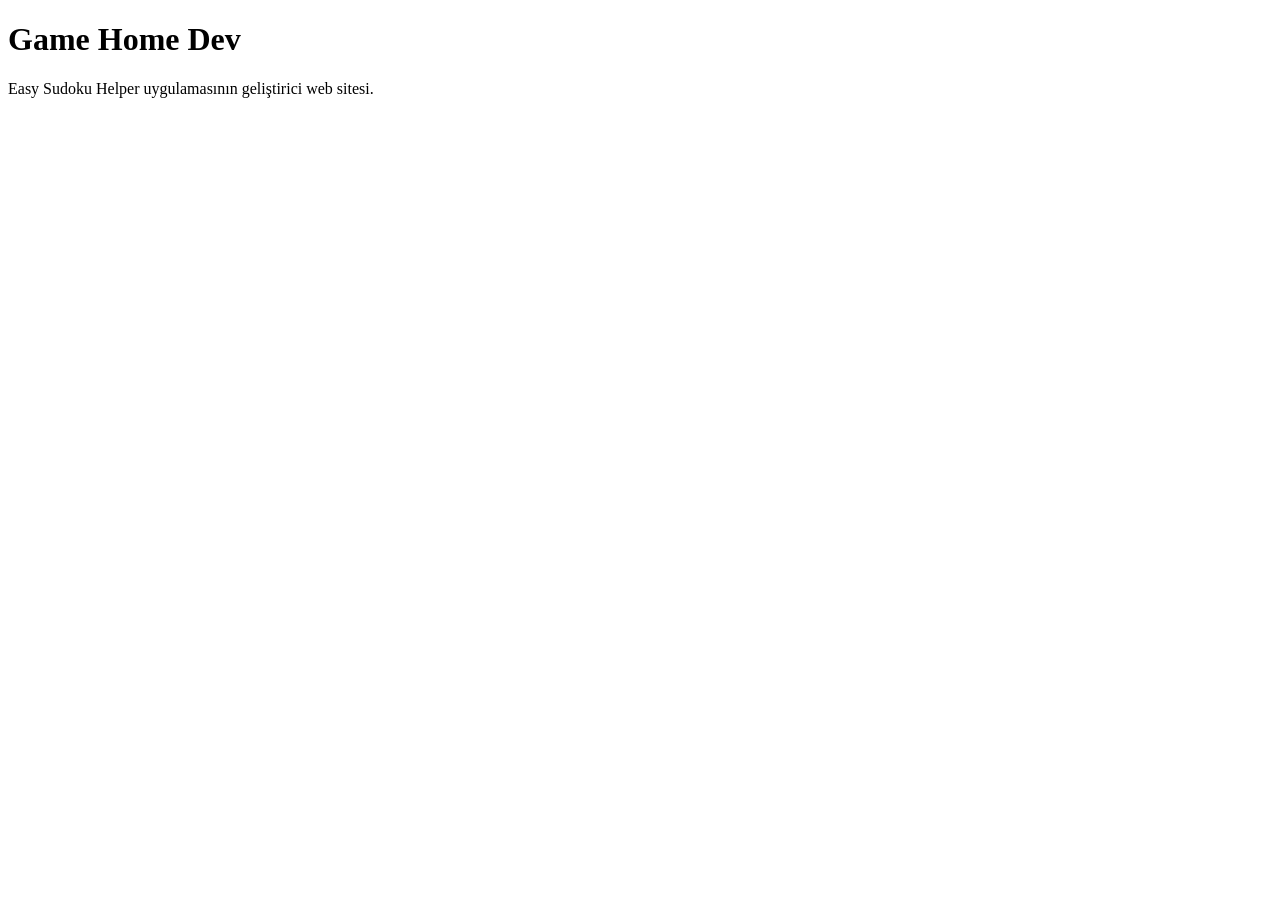
<file: index.html>
<!doctype html>
<html lang="tr">
<head>
  <meta charset="utf-8">
  <title>Game Home Dev</title>
</head>
<body>
  <h1>Game Home Dev</h1>
  <p>Easy Sudoku Helper uygulamasının geliştirici web sitesi.</p>
</body>
</html>
</file>
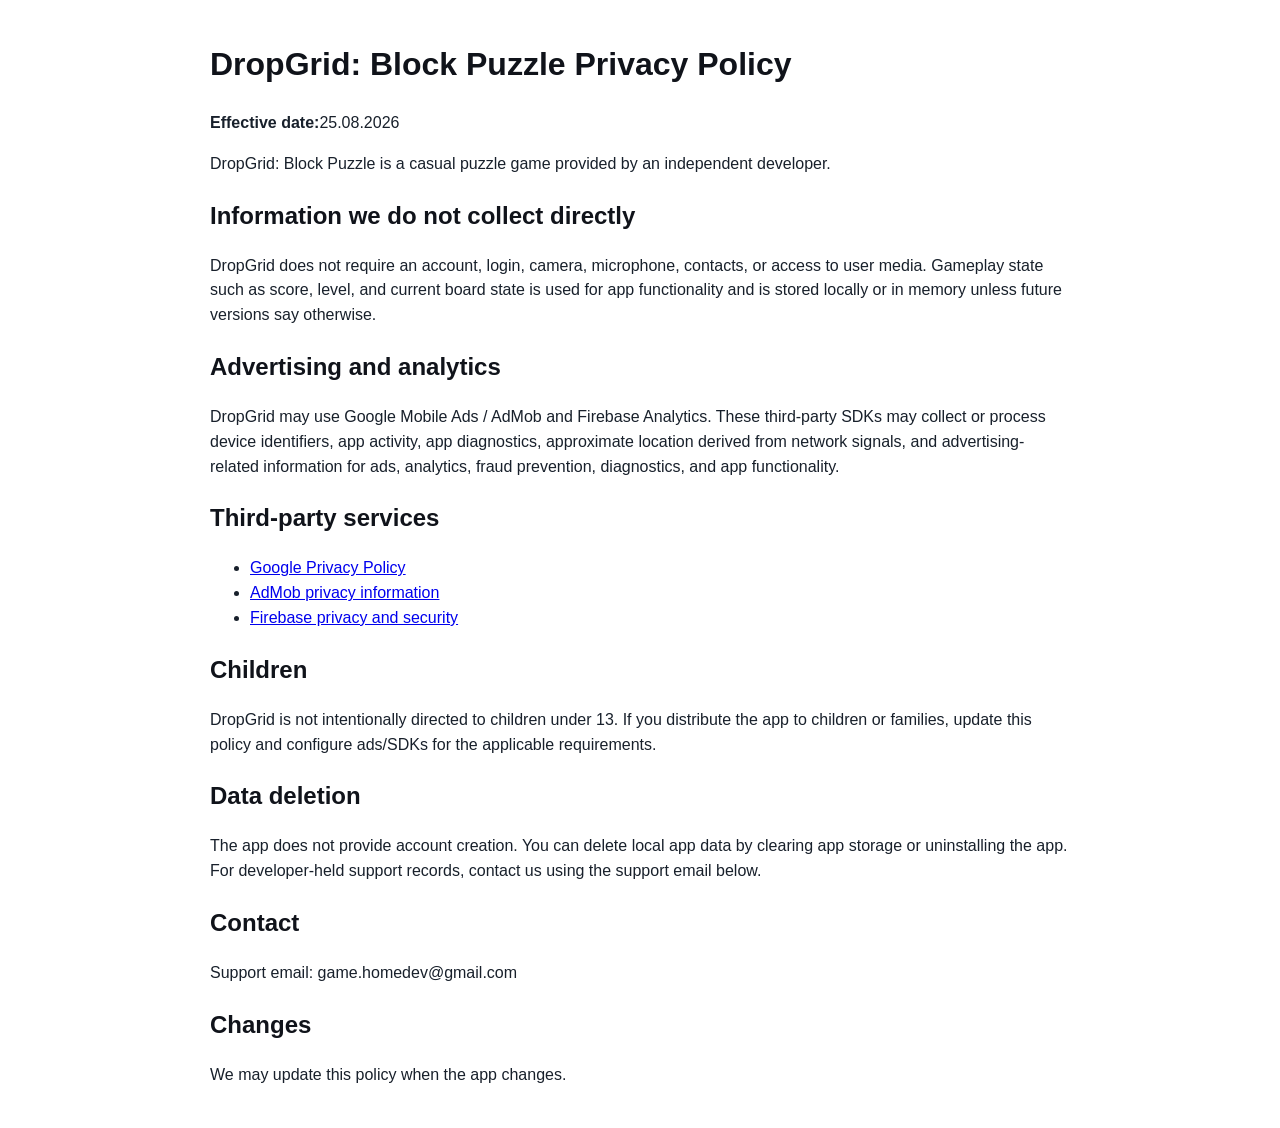
<file: blockgame-privacy-policy.html>
<!doctype html>
<html lang="en">
<head>
    <meta charset="utf-8">
    <meta name="viewport" content="width=device-width, initial-scale=1">
    <title>DropGrid: Block Puzzle Privacy Policy</title>
    <style>
        body{font-family:Arial,sans-serif;line-height:1.55;max-width:860px;margin:40px auto;padding:0 20px;color:#18202b}h1,h2{color:#10131a}
    </style>
</head>
<body><h1>DropGrid: Block Puzzle Privacy Policy</h1>
<p><strong>Effective date:</strong>25.08.2026</p>
<p>DropGrid: Block Puzzle is a casual puzzle game provided by an independent developer.</p>
<h2>Information we do not collect directly</h2>
<p>DropGrid does not require an account, login, camera, microphone, contacts, or access to user
    media. Gameplay state such as score, level, and current board state is used for app
    functionality and is stored locally or in memory unless future versions say otherwise.</p>
<h2>Advertising and analytics</h2>
<p>DropGrid may use Google Mobile Ads / AdMob and Firebase Analytics. These third-party SDKs may
    collect or process device identifiers, app activity, app diagnostics, approximate location
    derived from network signals, and advertising-related information for ads, analytics, fraud
    prevention, diagnostics, and app functionality.</p>
<h2>Third-party services</h2>
<ul>
    <li><a href="https://policies.google.com/privacy">Google Privacy Policy</a></li>
    <li><a href="https://support.google.com/admob/answer/6128543">AdMob privacy information</a></li>
    <li><a href="https://firebase.google.com/support/privacy">Firebase privacy and security</a></li>
</ul>
<h2>Children</h2>
<p>DropGrid is not intentionally directed to children under 13. If you distribute the app to
    children or families, update this policy and configure ads/SDKs for the applicable
    requirements.</p>
<h2>Data deletion</h2>
<p>The app does not provide account creation. You can delete local app data by clearing app storage
    or uninstalling the app. For developer-held support records, contact us using the support email
    below.</p>
<h2>Contact</h2>
<p>Support email: game.homedev@gmail.com</p>
<h2>Changes</h2>
<p>We may update this policy when the app changes.</p></body>
</html>
</file>
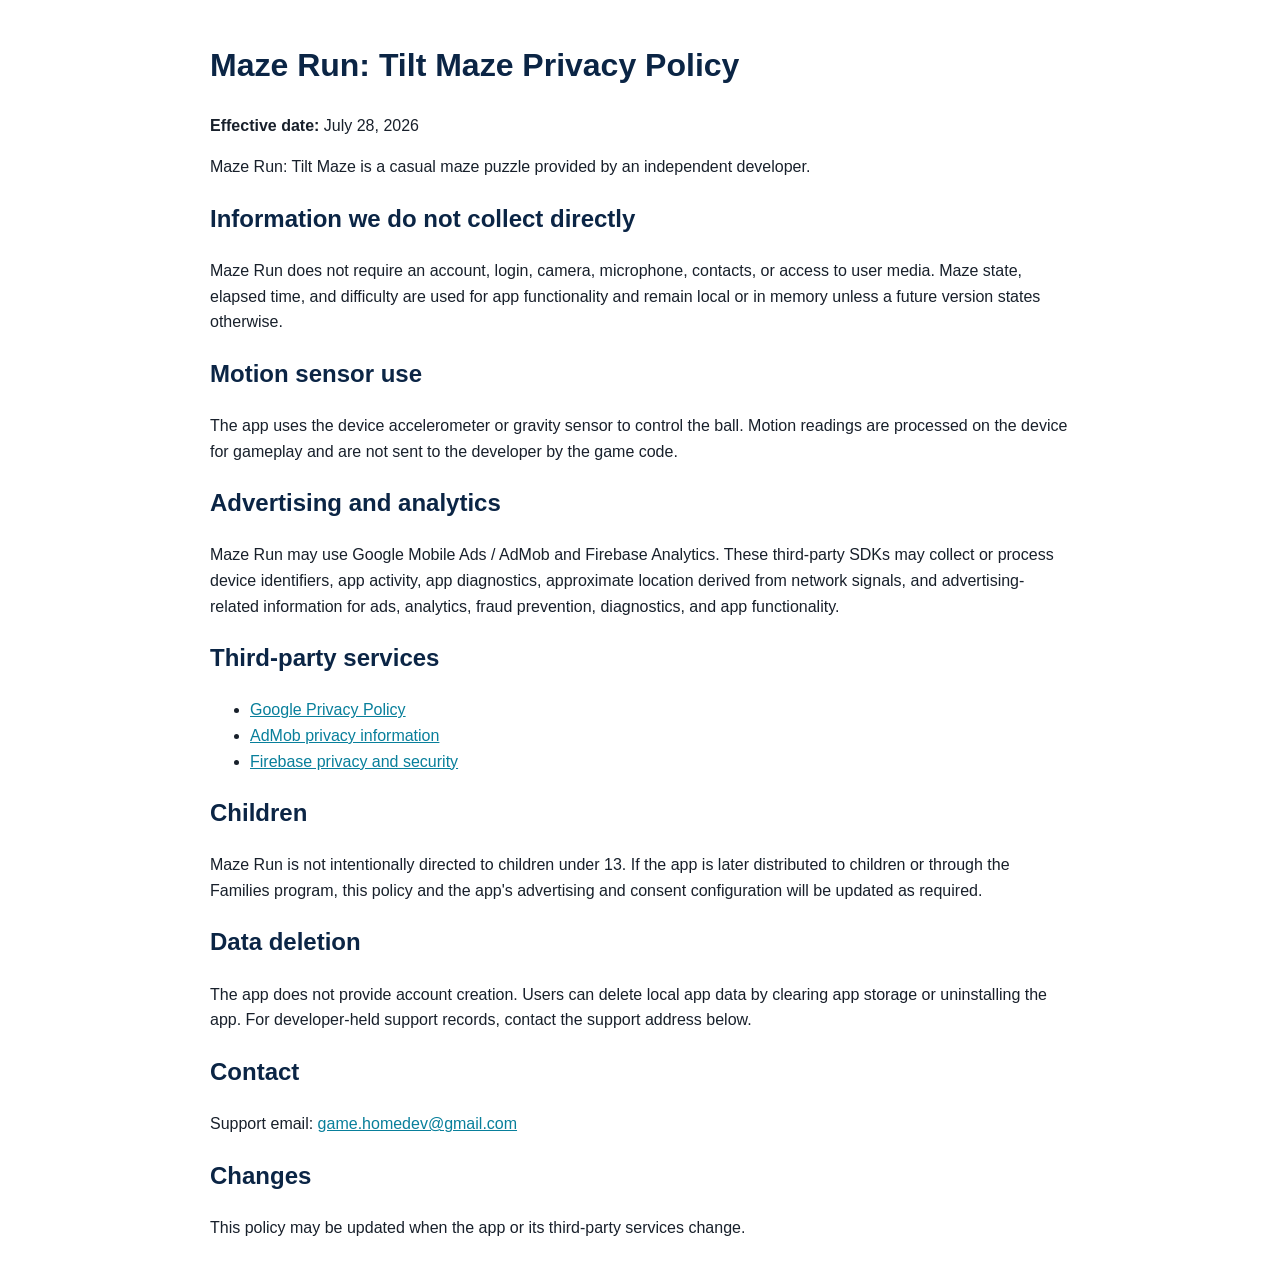
<file: mazegame-privacy-policy.html>
<!doctype html>
<html lang="en">
<head>
    <meta charset="utf-8">
    <meta content="width=device-width, initial-scale=1" name="viewport">
    <title>Maze Run: Tilt Maze Privacy Policy</title>
    <style>
        body{font-family:Arial,sans-serif;line-height:1.6;max-width:860px;margin:40px auto;padding:0 20px;color:#18202b}h1,h2{color:#0b2545}a{color:#087f9b}
    </style>
</head>
<body>
<h1>Maze Run: Tilt Maze Privacy Policy</h1>
<p><strong>Effective date:</strong> July 28, 2026</p>
<p>Maze Run: Tilt Maze is a casual maze puzzle provided by an independent developer.</p>

<h2>Information we do not collect directly</h2>
<p>Maze Run does not require an account, login, camera, microphone, contacts, or access to user media. Maze state, elapsed time, and difficulty are used for app functionality and remain local or in memory unless a future version states otherwise.</p>

<h2>Motion sensor use</h2>
<p>The app uses the device accelerometer or gravity sensor to control the ball. Motion readings are processed on the device for gameplay and are not sent to the developer by the game code.</p>

<h2>Advertising and analytics</h2>
<p>Maze Run may use Google Mobile Ads / AdMob and Firebase Analytics. These third-party SDKs may collect or process device identifiers, app activity, app diagnostics, approximate location derived from network signals, and advertising-related information for ads, analytics, fraud prevention, diagnostics, and app functionality.</p>

<h2>Third-party services</h2>
<ul>
    <li><a href="https://policies.google.com/privacy">Google Privacy Policy</a></li>
    <li><a href="https://support.google.com/admob/answer/6128543">AdMob privacy information</a></li>
    <li><a href="https://firebase.google.com/support/privacy">Firebase privacy and security</a></li>
</ul>

<h2>Children</h2>
<p>Maze Run is not intentionally directed to children under 13. If the app is later distributed to children or through the Families program, this policy and the app's advertising and consent configuration will be updated as required.</p>

<h2>Data deletion</h2>
<p>The app does not provide account creation. Users can delete local app data by clearing app storage or uninstalling the app. For developer-held support records, contact the support address below.</p>

<h2>Contact</h2>
<p>Support email: <a href="mailto:game.homedev@gmail.com">game.homedev@gmail.com</a></p>

<h2>Changes</h2>
<p>This policy may be updated when the app or its third-party services change.</p>
</body>
</html>
</file>
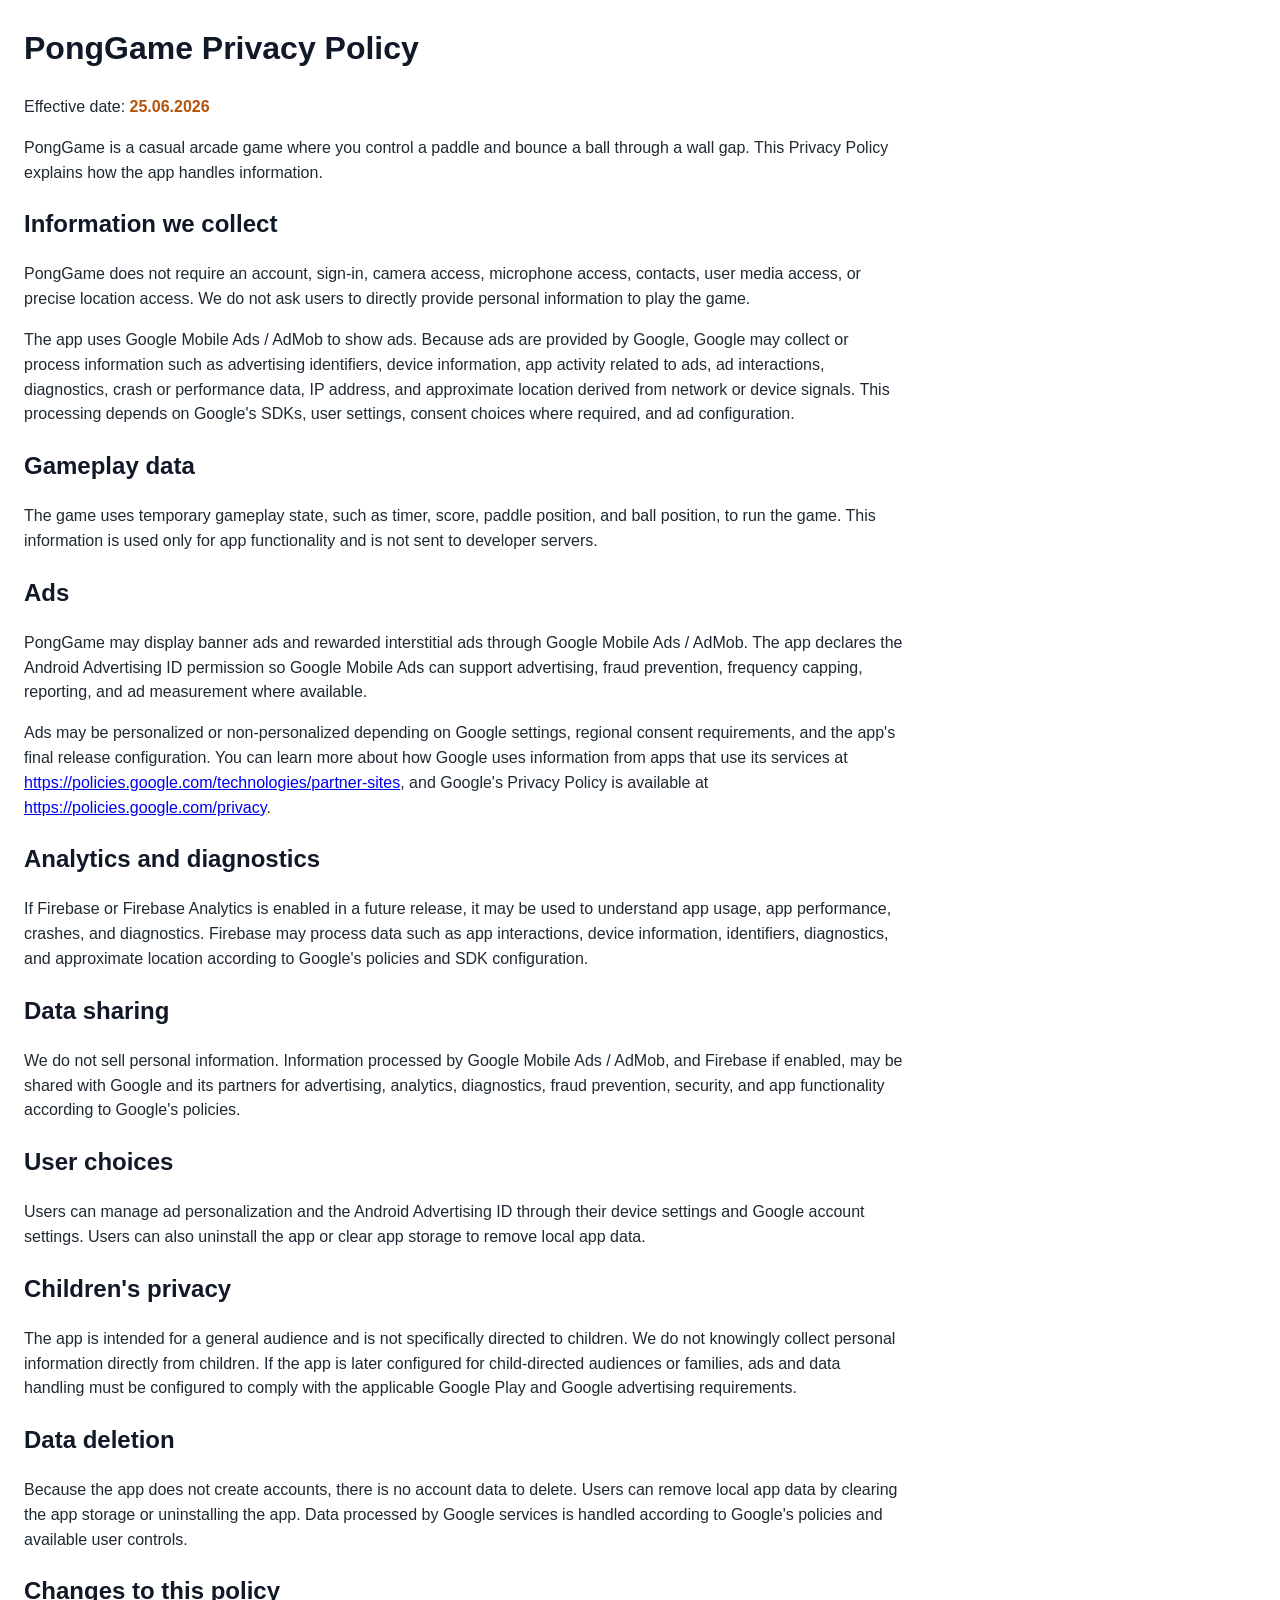
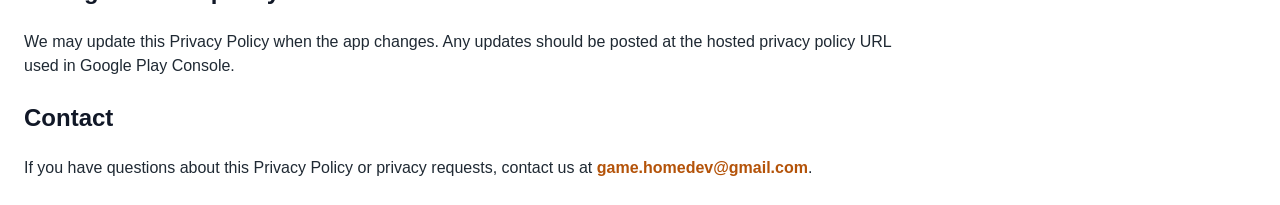
<file: ponggame-privacy-policy.html>
<!doctype html>
<html lang="en">
<head>
  <meta charset="utf-8">
  <meta name="viewport" content="width=device-width, initial-scale=1">
  <title>PongGame Privacy Policy</title>
  <style>
    body { font-family: Arial, sans-serif; line-height: 1.55; margin: 24px; max-width: 880px; color: #1f2933; }
    h1, h2 { color: #111827; }
    .placeholder { color: #b45309; font-weight: bold; }
  </style>
</head>
<body>
  <h1>PongGame Privacy Policy</h1>

  <p>Effective date: <span class="placeholder">25.06.2026</span></p>

  <p>PongGame is a casual arcade game where you control a paddle and bounce a ball through a wall gap. This Privacy Policy explains how the app handles information.</p>

  <h2>Information we collect</h2>
  <p>PongGame does not require an account, sign-in, camera access, microphone access, contacts, user media access, or precise location access. We do not ask users to directly provide personal information to play the game.</p>
  <p>The app uses Google Mobile Ads / AdMob to show ads. Because ads are provided by Google, Google may collect or process information such as advertising identifiers, device information, app activity related to ads, ad interactions, diagnostics, crash or performance data, IP address, and approximate location derived from network or device signals. This processing depends on Google's SDKs, user settings, consent choices where required, and ad configuration.</p>

  <h2>Gameplay data</h2>
  <p>The game uses temporary gameplay state, such as timer, score, paddle position, and ball position, to run the game. This information is used only for app functionality and is not sent to developer servers.</p>

  <h2>Ads</h2>
  <p>PongGame may display banner ads and rewarded interstitial ads through Google Mobile Ads / AdMob. The app declares the Android Advertising ID permission so Google Mobile Ads can support advertising, fraud prevention, frequency capping, reporting, and ad measurement where available.</p>
  <p>Ads may be personalized or non-personalized depending on Google settings, regional consent requirements, and the app's final release configuration. You can learn more about how Google uses information from apps that use its services at <a href="https://policies.google.com/technologies/partner-sites">https://policies.google.com/technologies/partner-sites</a>, and Google's Privacy Policy is available at <a href="https://policies.google.com/privacy">https://policies.google.com/privacy</a>.</p>

  <h2>Analytics and diagnostics</h2>
  <p>If Firebase or Firebase Analytics is enabled in a future release, it may be used to understand app usage, app performance, crashes, and diagnostics. Firebase may process data such as app interactions, device information, identifiers, diagnostics, and approximate location according to Google's policies and SDK configuration.</p>

  <h2>Data sharing</h2>
  <p>We do not sell personal information. Information processed by Google Mobile Ads / AdMob, and Firebase if enabled, may be shared with Google and its partners for advertising, analytics, diagnostics, fraud prevention, security, and app functionality according to Google's policies.</p>

  <h2>User choices</h2>
  <p>Users can manage ad personalization and the Android Advertising ID through their device settings and Google account settings. Users can also uninstall the app or clear app storage to remove local app data.</p>

  <h2>Children's privacy</h2>
  <p>The app is intended for a general audience and is not specifically directed to children. We do not knowingly collect personal information directly from children. If the app is later configured for child-directed audiences or families, ads and data handling must be configured to comply with the applicable Google Play and Google advertising requirements.</p>

  <h2>Data deletion</h2>
  <p>Because the app does not create accounts, there is no account data to delete. Users can remove local app data by clearing the app storage or uninstalling the app. Data processed by Google services is handled according to Google's policies and available user controls.</p>

  <h2>Changes to this policy</h2>
  <p>We may update this Privacy Policy when the app changes. Any updates should be posted at the hosted privacy policy URL used in Google Play Console.</p>

  <h2>Contact</h2>
  <p>If you have questions about this Privacy Policy or privacy requests, contact us at <span class="placeholder">game.homedev@gmail.com</span>.</p>
</body>
</html>
</file>
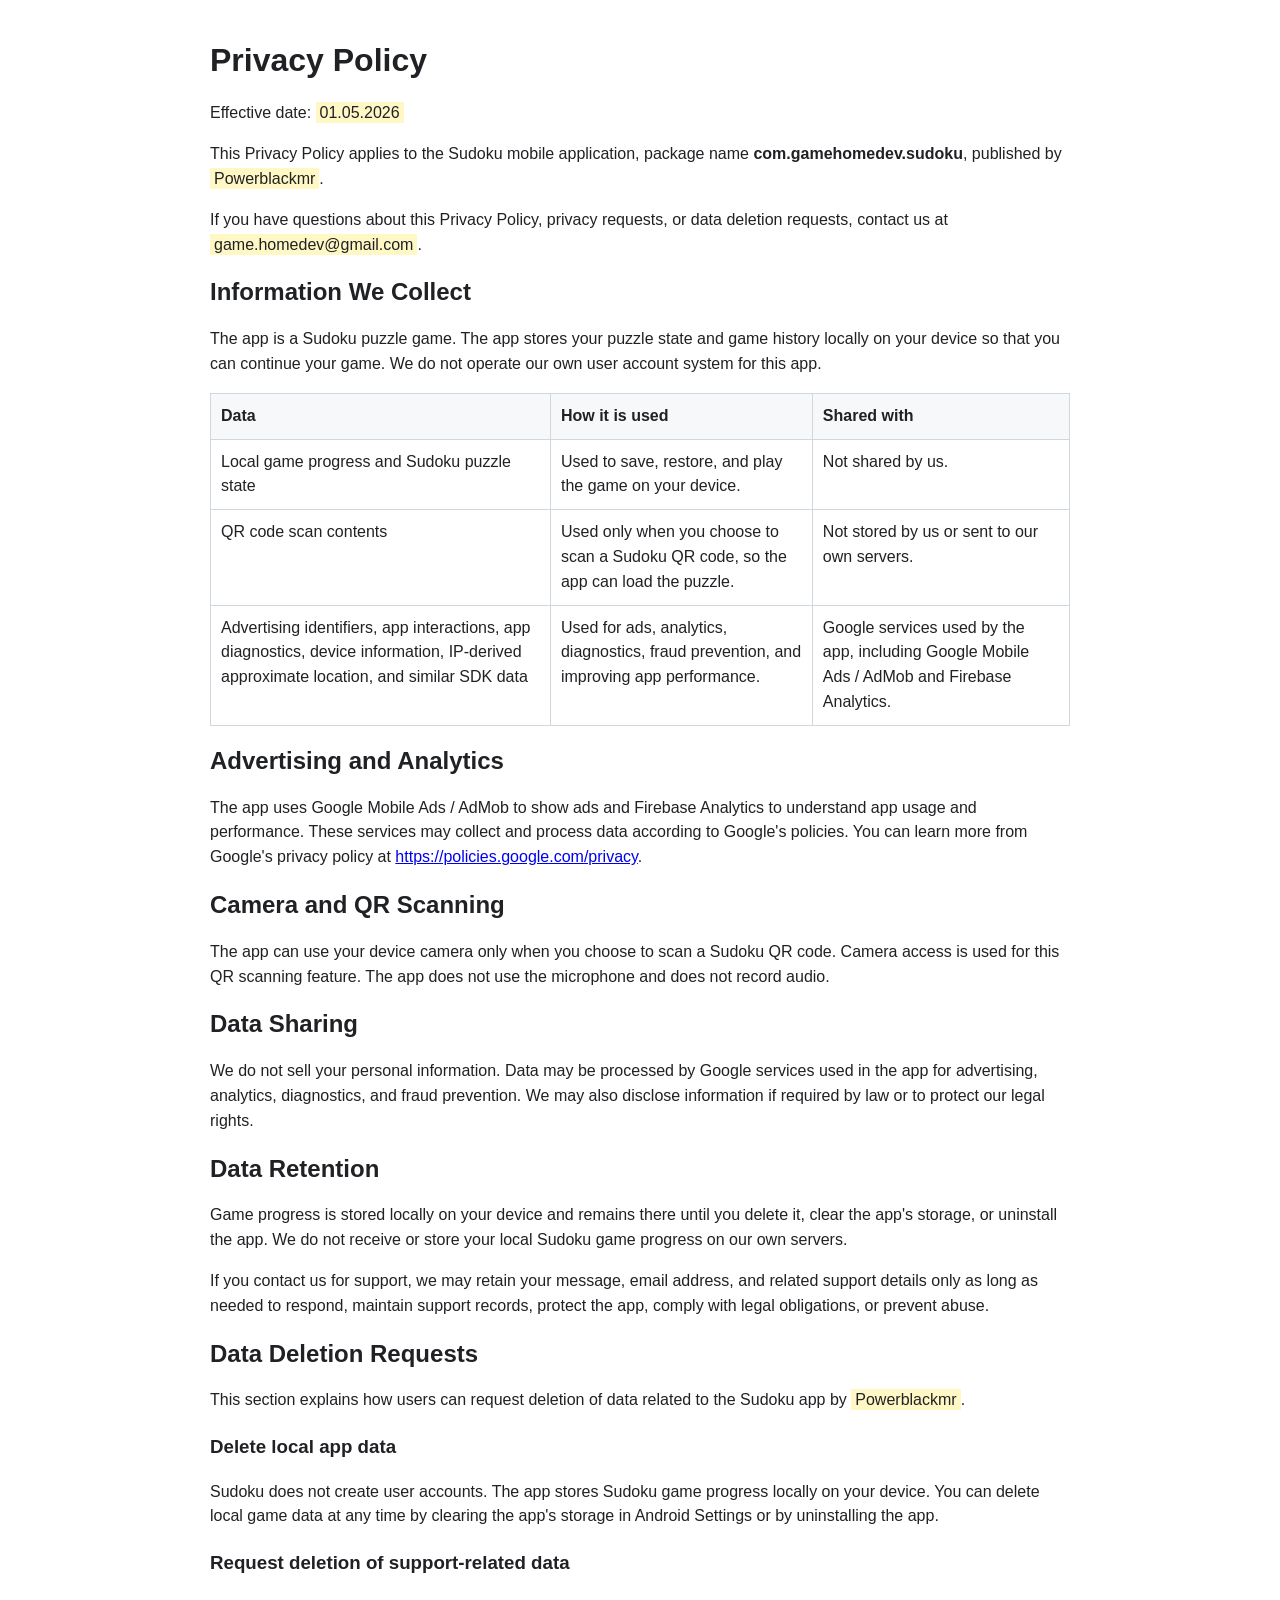
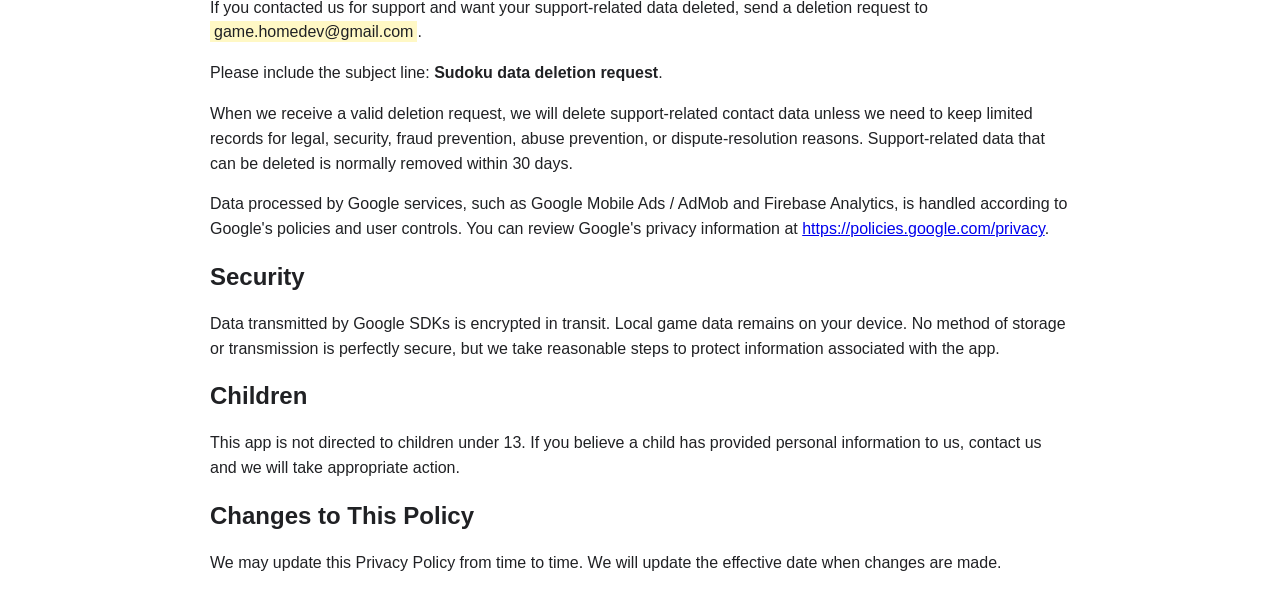
<file: privacy-policy.html>
<!doctype html>
<html lang="en">
<head>
  <meta charset="utf-8">
  <meta name="viewport" content="width=device-width, initial-scale=1">
  <title>Privacy Policy - Sudoku</title>
  <style>
    body { font-family: Arial, sans-serif; line-height: 1.55; max-width: 860px; margin: 40px auto; padding: 0 20px; color: #202124; }
    h1, h2 { line-height: 1.25; }
    table { border-collapse: collapse; width: 100%; margin: 16px 0; }
    th, td { border: 1px solid #d0d7de; padding: 10px; text-align: left; vertical-align: top; }
    th { background: #f6f8fa; }
    .placeholder { background: #fff8c5; padding: 2px 4px; }
  </style>
</head>
<body>
  <h1>Privacy Policy</h1>
  <p>Effective date: <span class="placeholder">01.05.2026</span></p>

  <p>This Privacy Policy applies to the Sudoku mobile application, package name <strong>com.gamehomedev.sudoku</strong>, published by <span class="placeholder">Powerblackmr</span>.</p>

  <p>If you have questions about this Privacy Policy, privacy requests, or data deletion requests, contact us at <span class="placeholder">game.homedev@gmail.com</span>.</p>

  <h2>Information We Collect</h2>
  <p>The app is a Sudoku puzzle game. The app stores your puzzle state and game history locally on your device so that you can continue your game. We do not operate our own user account system for this app.</p>

  <table>
    <thead>
      <tr>
        <th>Data</th>
        <th>How it is used</th>
        <th>Shared with</th>
      </tr>
    </thead>
    <tbody>
      <tr>
        <td>Local game progress and Sudoku puzzle state</td>
        <td>Used to save, restore, and play the game on your device.</td>
        <td>Not shared by us.</td>
      </tr>
      <tr>
        <td>QR code scan contents</td>
        <td>Used only when you choose to scan a Sudoku QR code, so the app can load the puzzle.</td>
        <td>Not stored by us or sent to our own servers.</td>
      </tr>
      <tr>
        <td>Advertising identifiers, app interactions, app diagnostics, device information, IP-derived approximate location, and similar SDK data</td>
        <td>Used for ads, analytics, diagnostics, fraud prevention, and improving app performance.</td>
        <td>Google services used by the app, including Google Mobile Ads / AdMob and Firebase Analytics.</td>
      </tr>
    </tbody>
  </table>

  <h2>Advertising and Analytics</h2>
  <p>The app uses Google Mobile Ads / AdMob to show ads and Firebase Analytics to understand app usage and performance. These services may collect and process data according to Google's policies. You can learn more from Google's privacy policy at <a href="https://policies.google.com/privacy">https://policies.google.com/privacy</a>.</p>

  <h2>Camera and QR Scanning</h2>
  <p>The app can use your device camera only when you choose to scan a Sudoku QR code. Camera access is used for this QR scanning feature. The app does not use the microphone and does not record audio.</p>

  <h2>Data Sharing</h2>
  <p>We do not sell your personal information. Data may be processed by Google services used in the app for advertising, analytics, diagnostics, and fraud prevention. We may also disclose information if required by law or to protect our legal rights.</p>

  <h2>Data Retention</h2>
  <p>Game progress is stored locally on your device and remains there until you delete it, clear the app's storage, or uninstall the app. We do not receive or store your local Sudoku game progress on our own servers.</p>

  <p>If you contact us for support, we may retain your message, email address, and related support details only as long as needed to respond, maintain support records, protect the app, comply with legal obligations, or prevent abuse.</p>

  <h2>Data Deletion Requests</h2>
  <p>This section explains how users can request deletion of data related to the Sudoku app by <span class="placeholder">Powerblackmr</span>.</p>

  <h3>Delete local app data</h3>
  <p>Sudoku does not create user accounts. The app stores Sudoku game progress locally on your device. You can delete local game data at any time by clearing the app's storage in Android Settings or by uninstalling the app.</p>

  <h3>Request deletion of support-related data</h3>
  <p>If you contacted us for support and want your support-related data deleted, send a deletion request to <span class="placeholder">game.homedev@gmail.com</span>.</p>

  <p>Please include the subject line: <strong>Sudoku data deletion request</strong>.</p>

  <p>When we receive a valid deletion request, we will delete support-related contact data unless we need to keep limited records for legal, security, fraud prevention, abuse prevention, or dispute-resolution reasons. Support-related data that can be deleted is normally removed within 30 days.</p>

  <p>Data processed by Google services, such as Google Mobile Ads / AdMob and Firebase Analytics, is handled according to Google's policies and user controls. You can review Google's privacy information at <a href="https://policies.google.com/privacy">https://policies.google.com/privacy</a>.</p>

  <h2>Security</h2>
  <p>Data transmitted by Google SDKs is encrypted in transit. Local game data remains on your device. No method of storage or transmission is perfectly secure, but we take reasonable steps to protect information associated with the app.</p>

  <h2>Children</h2>
  <p>This app is not directed to children under 13. If you believe a child has provided personal information to us, contact us and we will take appropriate action.</p>

  <h2>Changes to This Policy</h2>
  <p>We may update this Privacy Policy from time to time. We will update the effective date when changes are made.</p>
</body>
</html>
</file>
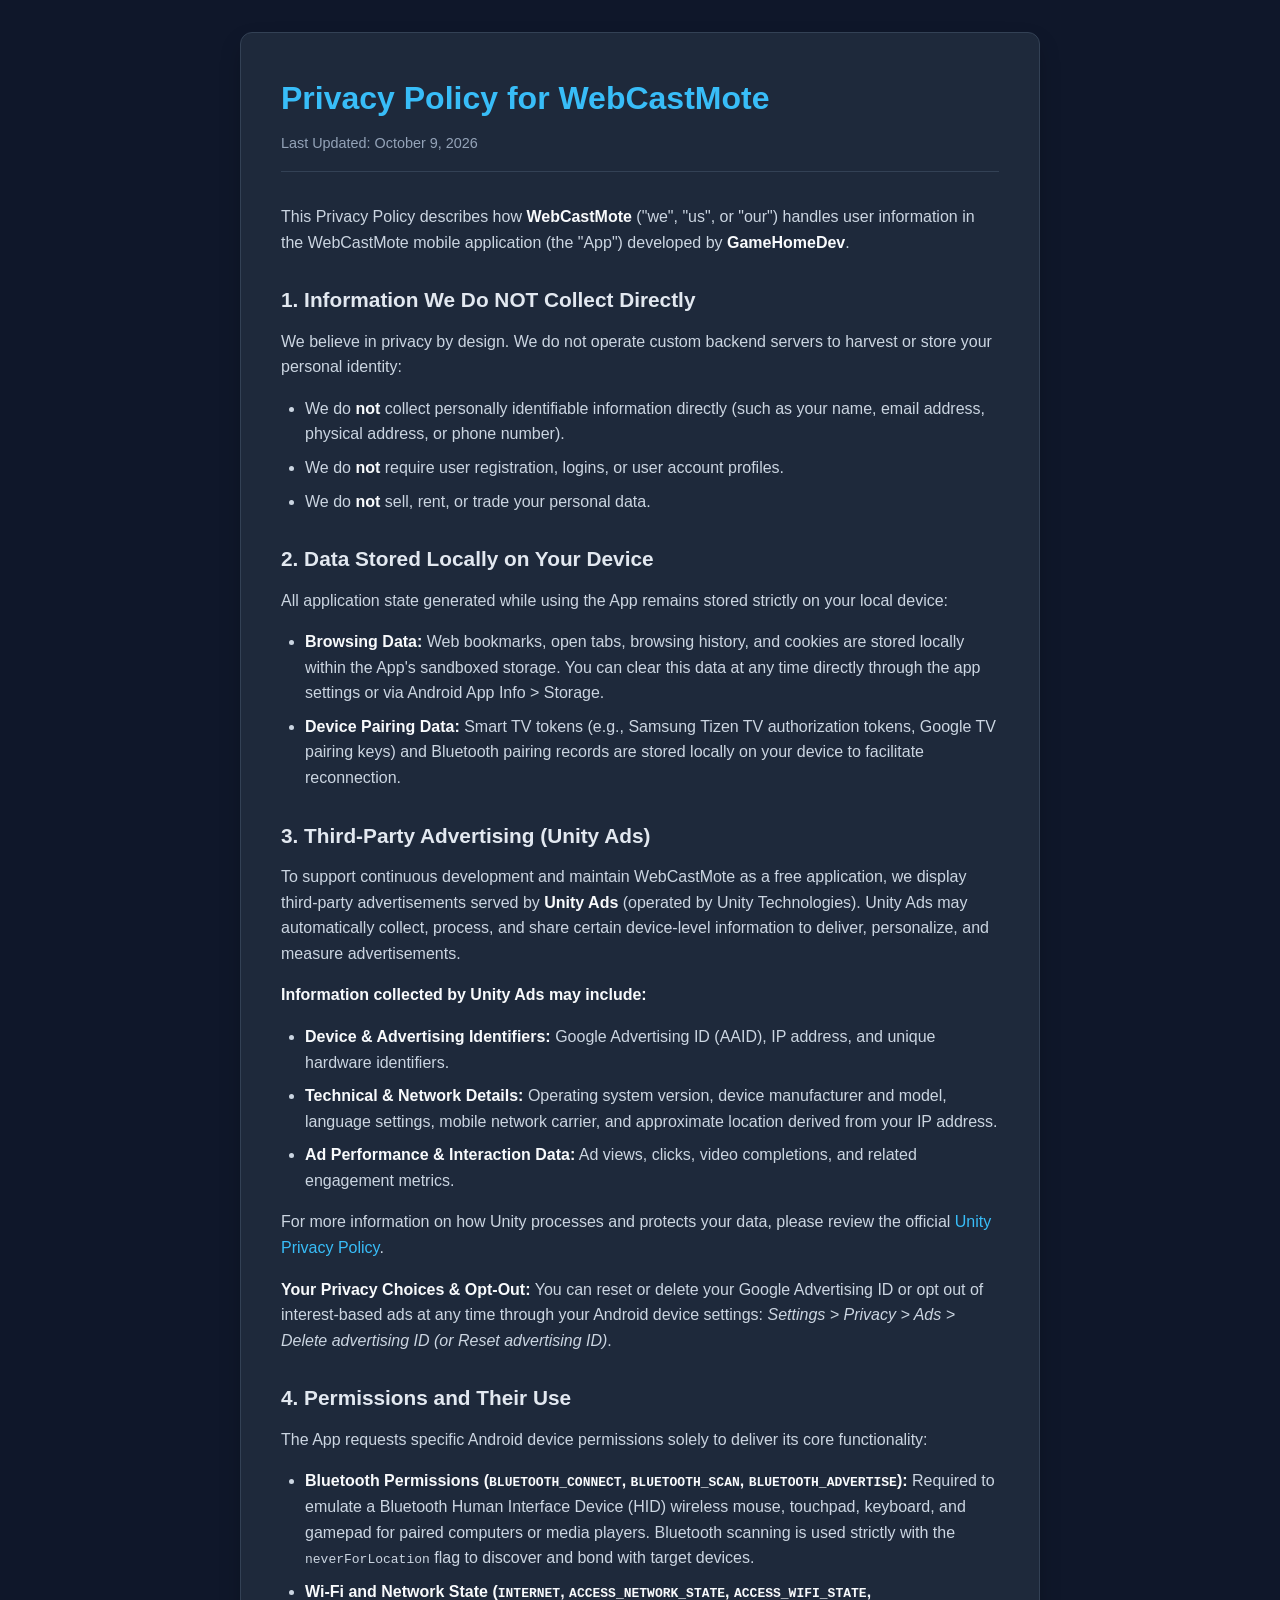
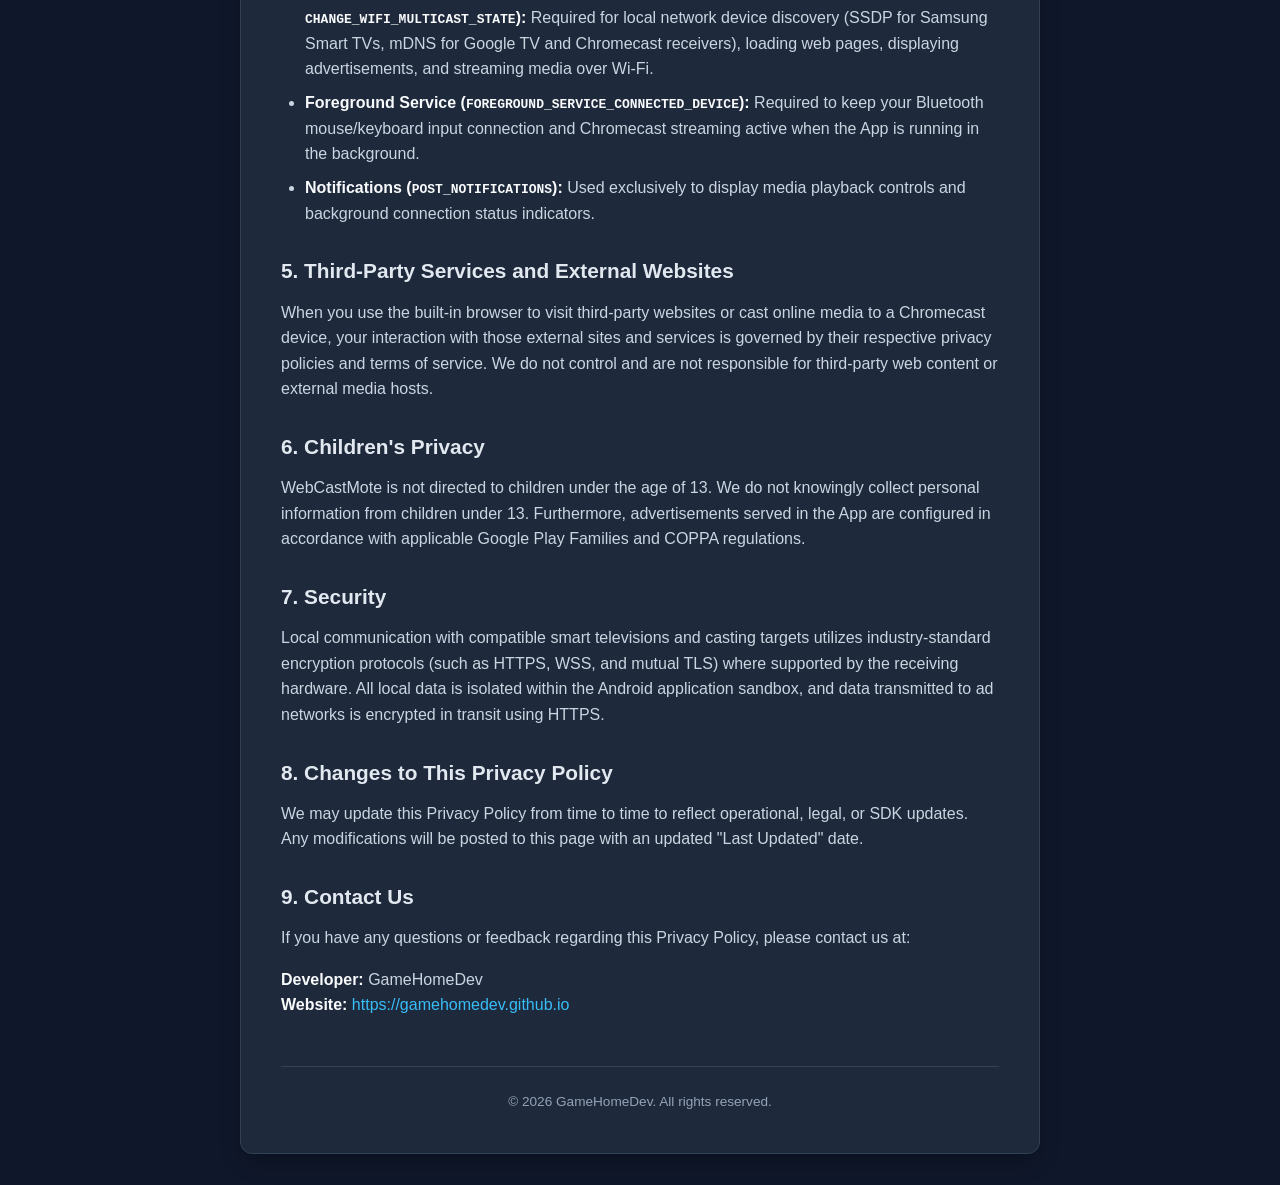
<file: webcastmote-privacy-policy.html>
﻿<!DOCTYPE html>
<html lang="en">
<head>
    <meta charset="UTF-8">
    <meta name="viewport" content="width=device-width, initial-scale=1.0">
    <title>Privacy Policy - WebCastMote</title>
    <style>
        :root {
            --bg-color: #0f172a;
            --card-bg: #1e293b;
            --text-primary: #f8fafc;
            --text-secondary: #94a3b8;
            --accent: #38bdf8;
            --border: #334155;
        }
        * {
            box-sizing: border-box;
            margin: 0;
            padding: 0;
        }
        body {
            font-family: -apple-system, BlinkMacSystemFont, "Segoe UI", Roboto, Helvetica, Arial, sans-serif;
            background-color: var(--bg-color);
            color: var(--text-primary);
            line-height: 1.6;
            padding: 2rem 1rem;
        }
        .container {
            max-width: 800px;
            margin: 0 auto;
            background: var(--card-bg);
            padding: 2.5rem;
            border-radius: 12px;
            border: 1px solid var(--border);
            box-shadow: 0 10px 25px -5px rgba(0, 0, 0, 0.3);
        }
        h1 {
            color: var(--accent);
            font-size: 2rem;
            margin-bottom: 0.5rem;
        }
        .effective-date {
            color: var(--text-secondary);
            font-size: 0.9rem;
            margin-bottom: 2rem;
            border-bottom: 1px solid var(--border);
            padding-bottom: 1rem;
        }
        h2 {
            font-size: 1.3rem;
            margin-top: 1.75rem;
            margin-bottom: 0.75rem;
            color: #e2e8f0;
        }
        p, ul {
            margin-bottom: 1rem;
            color: #cbd5e1;
        }
        ul {
            padding-left: 1.5rem;
        }
        li {
            margin-bottom: 0.5rem;
        }
        strong {
            color: var(--text-primary);
        }
        a {
            color: var(--accent);
            text-decoration: none;
        }
        a:hover {
            text-decoration: underline;
        }
        footer {
            margin-top: 3rem;
            text-align: center;
            font-size: 0.85rem;
            color: var(--text-secondary);
            border-top: 1px solid var(--border);
            padding-top: 1.5rem;
        }
    </style>
</head>
<body>
    <div class="container">
        <h1>Privacy Policy for WebCastMote</h1>
        <div class="effective-date">Last Updated: October 9, 2026</div>

        <p>This Privacy Policy describes how <strong>WebCastMote</strong> ("we", "us", or "our") handles user information in the WebCastMote mobile application (the "App") developed by <strong>GameHomeDev</strong>.</p>

        <h2>1. Information We Do NOT Collect Directly</h2>
        <p>We believe in privacy by design. We do not operate custom backend servers to harvest or store your personal identity:</p>
        <ul>
            <li>We do <strong>not</strong> collect personally identifiable information directly (such as your name, email address, physical address, or phone number).</li>
            <li>We do <strong>not</strong> require user registration, logins, or user account profiles.</li>
            <li>We do <strong>not</strong> sell, rent, or trade your personal data.</li>
        </ul>

        <h2>2. Data Stored Locally on Your Device</h2>
        <p>All application state generated while using the App remains stored strictly on your local device:</p>
        <ul>
            <li><strong>Browsing Data:</strong> Web bookmarks, open tabs, browsing history, and cookies are stored locally within the App's sandboxed storage. You can clear this data at any time directly through the app settings or via Android App Info &gt; Storage.</li>
            <li><strong>Device Pairing Data:</strong> Smart TV tokens (e.g., Samsung Tizen TV authorization tokens, Google TV pairing keys) and Bluetooth pairing records are stored locally on your device to facilitate reconnection.</li>
        </ul>

        <h2>3. Third-Party Advertising (Unity Ads)</h2>
        <p>To support continuous development and maintain WebCastMote as a free application, we display third-party advertisements served by <strong>Unity Ads</strong> (operated by Unity Technologies). Unity Ads may automatically collect, process, and share certain device-level information to deliver, personalize, and measure advertisements.</p>
        <p><strong>Information collected by Unity Ads may include:</strong></p>
        <ul>
            <li><strong>Device & Advertising Identifiers:</strong> Google Advertising ID (AAID), IP address, and unique hardware identifiers.</li>
            <li><strong>Technical & Network Details:</strong> Operating system version, device manufacturer and model, language settings, mobile network carrier, and approximate location derived from your IP address.</li>
            <li><strong>Ad Performance & Interaction Data:</strong> Ad views, clicks, video completions, and related engagement metrics.</li>
        </ul>
        <p>For more information on how Unity processes and protects your data, please review the official <a href="https://unity.com/legal/game-player-and-app-user-privacy-policy" target="_blank" rel="noopener">Unity Privacy Policy</a>.</p>
        <p><strong>Your Privacy Choices & Opt-Out:</strong> You can reset or delete your Google Advertising ID or opt out of interest-based ads at any time through your Android device settings: <em>Settings &gt; Privacy &gt; Ads &gt; Delete advertising ID (or Reset advertising ID)</em>.</p>

        <h2>4. Permissions and Their Use</h2>
        <p>The App requests specific Android device permissions solely to deliver its core functionality:</p>
        <ul>
            <li><strong>Bluetooth Permissions (<code>BLUETOOTH_CONNECT</code>, <code>BLUETOOTH_SCAN</code>, <code>BLUETOOTH_ADVERTISE</code>):</strong> Required to emulate a Bluetooth Human Interface Device (HID) wireless mouse, touchpad, keyboard, and gamepad for paired computers or media players. Bluetooth scanning is used strictly with the <code>neverForLocation</code> flag to discover and bond with target devices.</li>
            <li><strong>Wi-Fi and Network State (<code>INTERNET</code>, <code>ACCESS_NETWORK_STATE</code>, <code>ACCESS_WIFI_STATE</code>, <code>CHANGE_WIFI_MULTICAST_STATE</code>):</strong> Required for local network device discovery (SSDP for Samsung Smart TVs, mDNS for Google TV and Chromecast receivers), loading web pages, displaying advertisements, and streaming media over Wi-Fi.</li>
            <li><strong>Foreground Service (<code>FOREGROUND_SERVICE_CONNECTED_DEVICE</code>):</strong> Required to keep your Bluetooth mouse/keyboard input connection and Chromecast streaming active when the App is running in the background.</li>
            <li><strong>Notifications (<code>POST_NOTIFICATIONS</code>):</strong> Used exclusively to display media playback controls and background connection status indicators.</li>
        </ul>

        <h2>5. Third-Party Services and External Websites</h2>
        <p>When you use the built-in browser to visit third-party websites or cast online media to a Chromecast device, your interaction with those external sites and services is governed by their respective privacy policies and terms of service. We do not control and are not responsible for third-party web content or external media hosts.</p>

        <h2>6. Children's Privacy</h2>
        <p>WebCastMote is not directed to children under the age of 13. We do not knowingly collect personal information from children under 13. Furthermore, advertisements served in the App are configured in accordance with applicable Google Play Families and COPPA regulations.</p>

        <h2>7. Security</h2>
        <p>Local communication with compatible smart televisions and casting targets utilizes industry-standard encryption protocols (such as HTTPS, WSS, and mutual TLS) where supported by the receiving hardware. All local data is isolated within the Android application sandbox, and data transmitted to ad networks is encrypted in transit using HTTPS.</p>

        <h2>8. Changes to This Privacy Policy</h2>
        <p>We may update this Privacy Policy from time to time to reflect operational, legal, or SDK updates. Any modifications will be posted to this page with an updated "Last Updated" date.</p>

        <h2>9. Contact Us</h2>
        <p>If you have any questions or feedback regarding this Privacy Policy, please contact us at:</p>
        <p><strong>Developer:</strong> GameHomeDev<br>
        <strong>Website:</strong> <a href="https://gamehomedev.github.io" target="_blank" rel="noopener">https://gamehomedev.github.io</a></p>

        <footer>
            &copy; 2026 GameHomeDev. All rights reserved.
        </footer>
    </div>
</body>
</html>
</file>
